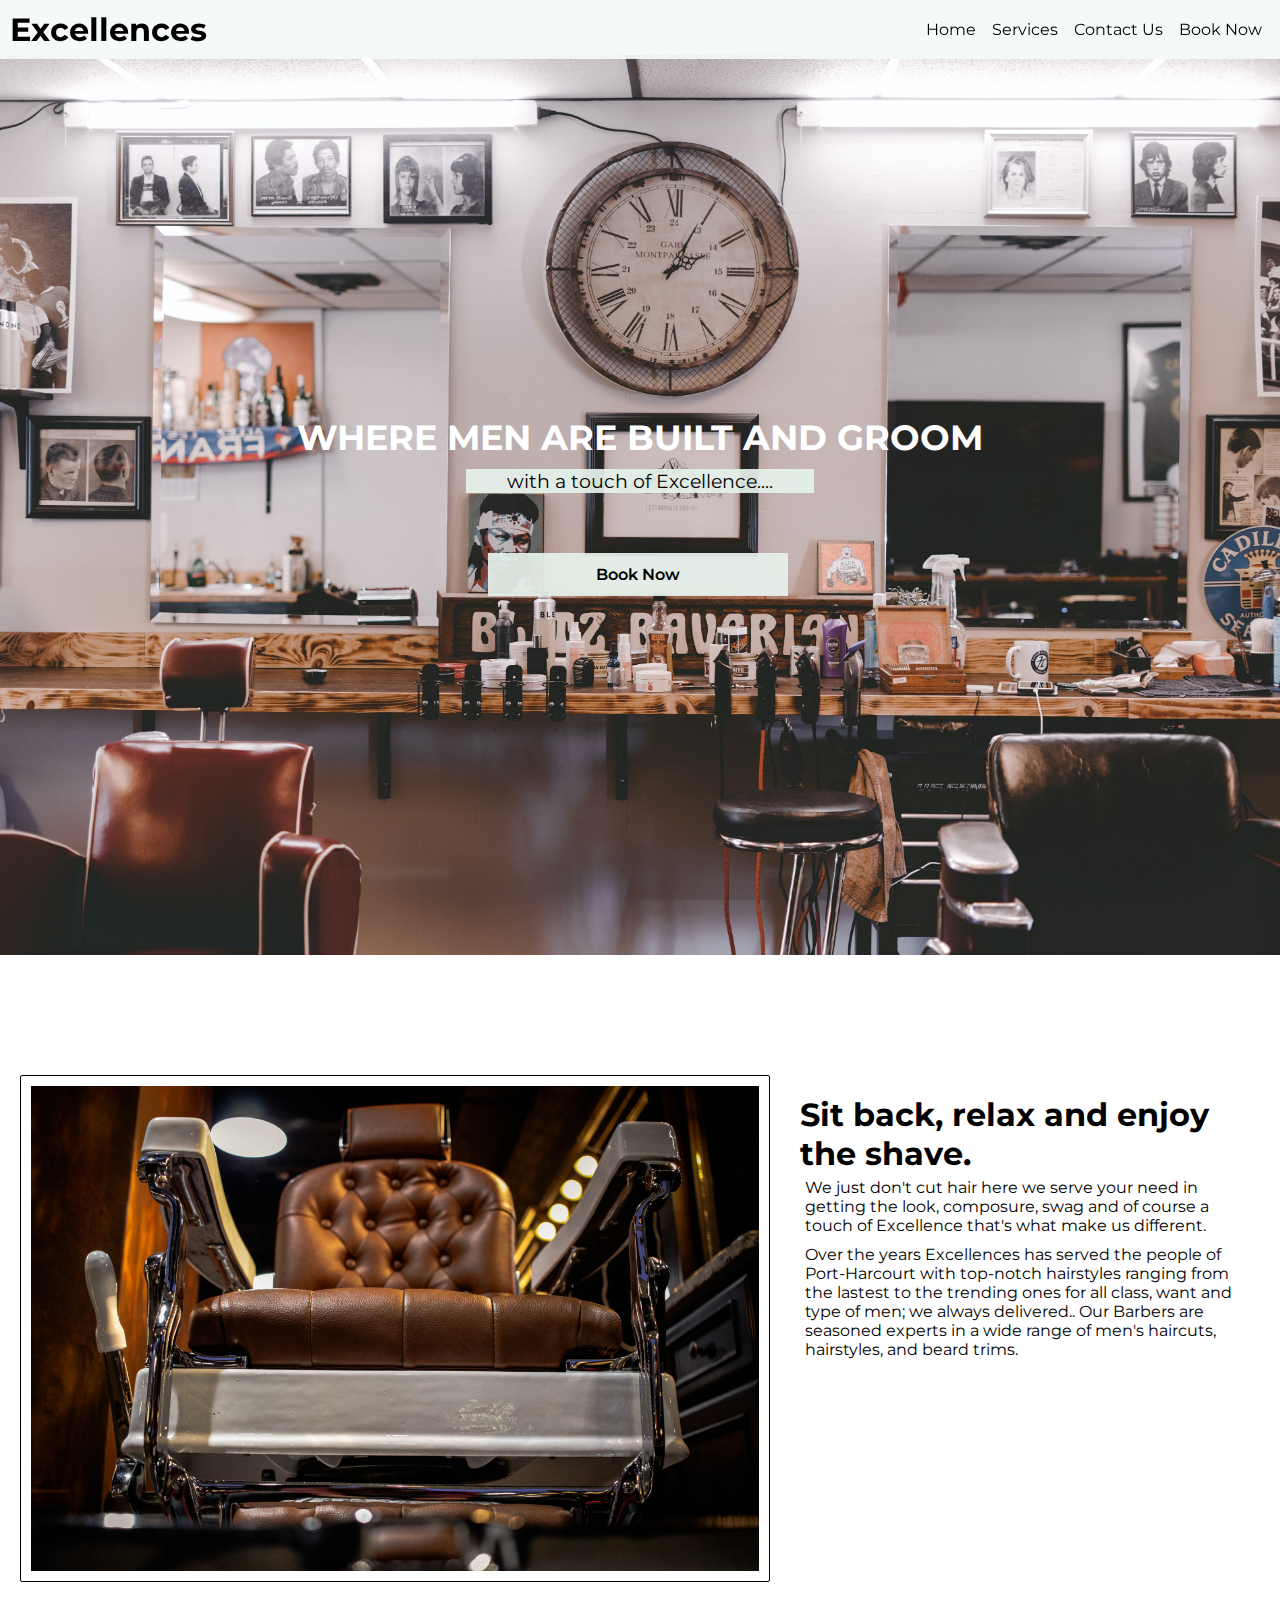
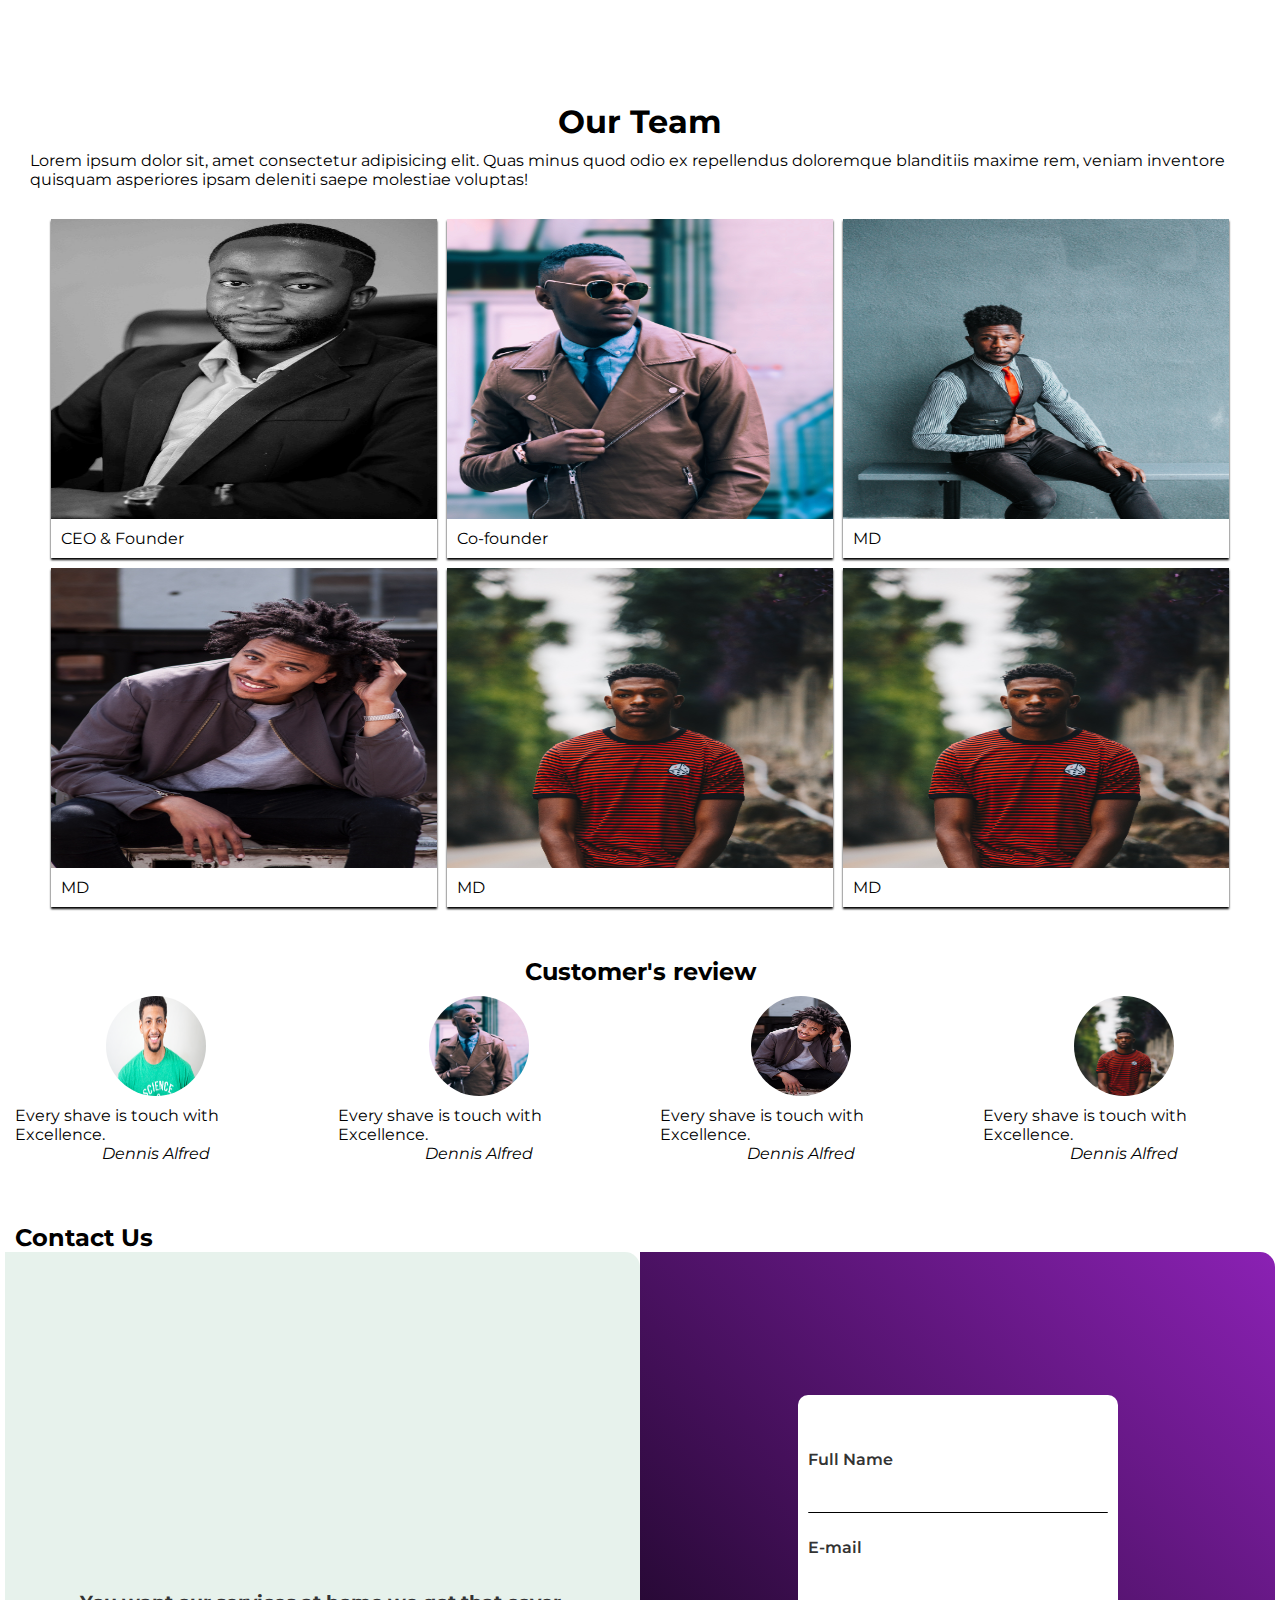
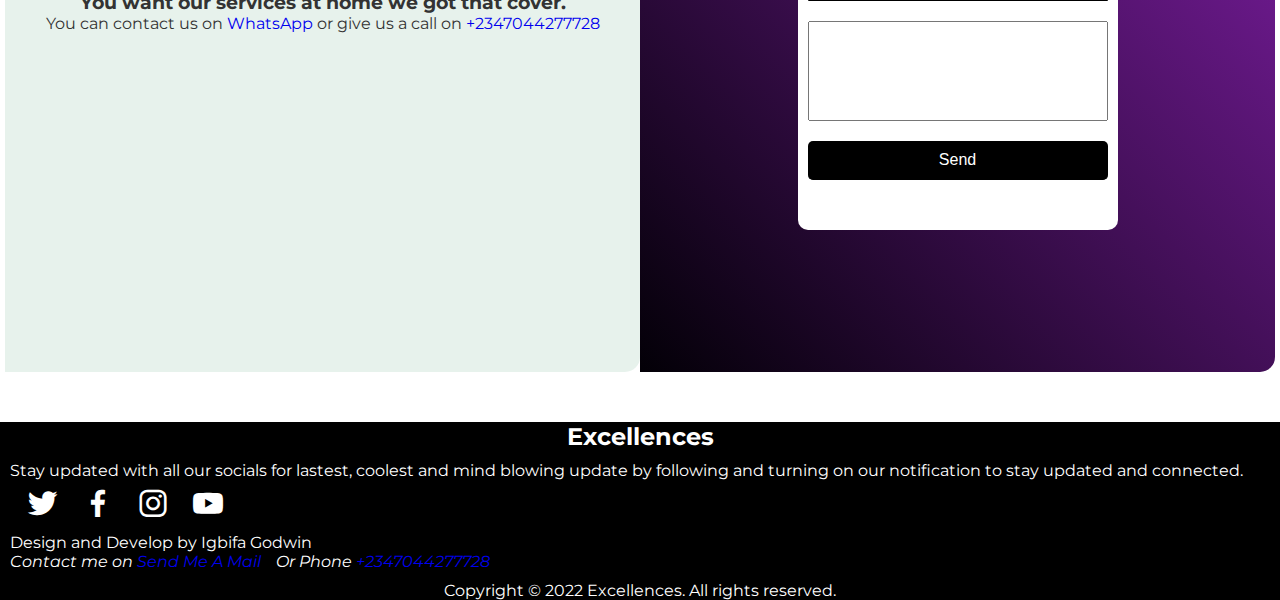
<file: index.html>
<!DOCTYPE html>
<html lang="en">
<head>
    <meta charset="UTF-8">
    <meta http-equiv="X-UA-Compatible" content="IE=edge">
    <meta name="viewport" content="width=device-width, initial-scale=1.0">
    <meta name="description" content="WHERE MEN ARE BUILT AND GROOM with a touch of Excellence....">

    <title>Excellences</title>
    <link rel="stylesheet" href="./CSS/index.css">
    <link href='https://unpkg.com/boxicons@2.1.2/css/boxicons.min.css' rel='stylesheet'>
</head>

<body>
    
    <!-- Header Section -->
    <header class="main-header">
        <h1>Excellences</h1>
         
        <nav id="nav">

            <div class="menulogo">
                <i class="logomenu bx bx-sm bx-border bx-menu"></i>
                <span class="logoexit bx bx-sm bx-border-circle bx-x"></span>
            </div>    
            
            <ul id="navlinks">
                <li><a href="#">home</a></li>
                <li><a href="service.html">services</a></li>
                <li><a href="#contact">contact us</a></li>
                <li><a href="booking.html">book now</a></li>
            </ul>
         </nav>
    </header>

    <!-- Main Section -->
    <main>
        <!-- Container Section -->
        <div class="container">
            <div class="container-text">
                <h1>WHERE MEN ARE BUILT AND GROOM</h1>
                <p>with a touch of Excellence....</p>    
            </div>

            <div class="container-links">
                <a href="booking.html" class="btnlink"><span>Book Now</span></a></p></button>
                <!-- <a href="#" class="btnlink"><span>Be a member</span></a></p></button> -->
            </div>
        </div>

        <!-- Excellences showcase -->
        <section id="about">
            <div class="showcase">
                <div class="showcase-image">
                    <img src="./Img/chris-knight.jpg" alt="">
                </div>

                <div class="showcase-about">
                    <h1>Sit back, relax and enjoy the shave.</h1>
                    <p>We just don't cut hair here we serve your need in getting the look, composure, swag and of course a touch of Excellence that's what make us different.</p>
                    <p>Over the years Excellences has served the people of Port-Harcourt with top-notch hairstyles ranging from the lastest to the trending ones for all class, want and type of men; we always delivered.. Our Barbers are seasoned experts in a wide range of men's haircuts, hairstyles, and beard trims.</p>
                </div>
            </div>
        </section>

        <!-- Team Section -->
        <section id="team">
            <h1>Our Team</h1>
            <div class="team-text">
                <p>Lorem ipsum dolor sit, amet consectetur adipisicing elit. Quas minus quod odio ex repellendus doloremque blanditiis maxime rem, veniam inventore quisquam asperiores ipsam deleniti saepe molestiae voluptas!</p>
            </div>
            <div class="team-container grid">
                <div class="team-member">
                    <img src="./Img/pexels-2.jpg" alt="">
                    <p>CEO & Founder</p>
                </div>

                <div class="team-member">
                    <img src="./Img/dami-adebayo-k6aQzmIbR1s-unsplash.jpg" alt="">
                    <p>Co-founder</p>
                </div>

                <div class="team-member">
                    <img src="./Img/tyler-nix-ZGa9d1a_4tA-unsplash.jpg" alt="">
                    <p>MD</p>
                </div>

                <div class="team-member">
                    <img src="./Img/huston-wilson-nJHvhXS4C0U-unsplash.jpg" alt="">
                    <p>MD</p>
                </div>

                
                <div class="team-member">
                    <img src="./Img/mohammad-faruque-SpIKPT8zeAs-unsplash.jpg" alt="">
                    <p>MD</p>
                </div>
                
                <div class="team-member">
                    <img src="./Img/mohammad-faruque-SpIKPT8zeAs-unsplash.jpg" alt="">
                    <p>MD</p>
                </div>
            </div>
        </section>
        
        <!-- Customer's Review Section -->
        <section id="customerId">
            <h1>Customer's review</h1>
            <div class="customers">
                <div class="customer">
                    <div class="customer-img">
                        <img src="/Img/pexels-review2.jpg" alt="">
                    </div> 
                    <div class="customer-review">
                        <p>Every shave is touch with Excellence.</p>
                        <cite>Dennis Alfred</cite>
                    </div>
                </div>

                <div class="customer">
                    <div class="customer-img">
                        <img src="/Img/dami-adebayo-k6aQzmIbR1s-unsplash.jpg" alt="">
                    </div>
                    <div class="customer-review">
                        <p>Every shave is touch with Excellence.</p>
                        <cite>Dennis Alfred</cite>
                    </div>
                </div>

                <div class="customer">
                    <div class="customer-img">
                        <img src="/Img/huston-wilson-nJHvhXS4C0U-unsplash.jpg" alt="">
                    </div>
                    <div class="customer-review">
                        <p>Every shave is touch with Excellence.</p>
                        <cite>Dennis Alfred</cite>
                    </div>
                </div>

                <div class="customer">
                    <div class="customer-img">
                        <img src="/Img/mohammad-faruque-SpIKPT8zeAs-unsplash.jpg" alt="">
                    </div>
                    <div class="customer-review">
                        <p>Every shave is touch with Excellence.</p>
                        <cite>Dennis Alfred</cite>
                    </div>
                </div>

            </div>
        </section>

        <!-- Contact Section -->
        <section id="contact">
            <h2>Contact Us</h2>
            
            <div class="contact-container grid">
                <div class="contact-text">
                    <h3>You want our services at home we got that cover.</h3>
                    <p>You can contact us on <a href="https://api.whatsapp.com/send?phone=07044277728&text=Hello this is the starting message" target="_blank">
                        WhatsApp</a> or give us a call on <a href="tel:+2347044277728" target="_blank">+2347044277728</a></p>
                </div>
                
                <div class="contact-form">
                    <form action="">
                        <div class="input-form">
                            <span>Full Name</span>
                            <input type="text" name="fullname" required>
                        </div>

                        <div class="input-form">
                            <span>E-mail</span>
                            <input type="email" name="email" required>
                        </div>

                        <div class="input-form">
                            <textarea name="text" required ></textarea>
                        </div>

                        <div class="input-form">
                            <input type="submit" value="Send">
                        </div>
                    </form>
                </div>
            </div>
        </section>
    </main>

    <footer>    
        <h2>Excellences</h2>
        <div class="footerDiv">
            <p>Stay updated with all our socials for lastest, coolest and mind blowing update by following and turning on our notification to stay updated and connected.</p>
           
            <div class="footer-socials">
                <a href="https://twitter.com" target="_blank"><i class="bx bxl-twitter bx-md iclass"></i></a>
                <a href="https://facebook.com"  target="_blank"><i class="bx bxl-facebook bx-md iclass"></i></a>
                <a href=""><i class="bx bxl-instagram bx-md iclass"></i></a>
                <a href=""><i class="bx bxl-youtube bx-md iclass"></i></a>
            </div>
    
            <div class="footer-me">
                <p>Design and Develop by Igbifa Godwin</p>
                
                <address>
                    <p>Contact me on <a href="mailto:godwinunini@gmail.com"> Send me a mail</a></p>
                    <p>Or Phone <a href="tel:+2347044277728">+2347044277728</a></p>
                </address>
            </div>
        </div>
        
        <div class="footer-copy">
            <p>Copyright &copy; 2022 Excellences. All rights reserved.</p>
        </div>
    </footer>

    <script src="./JS/app.js"></script>
</body>
</html>
</file>
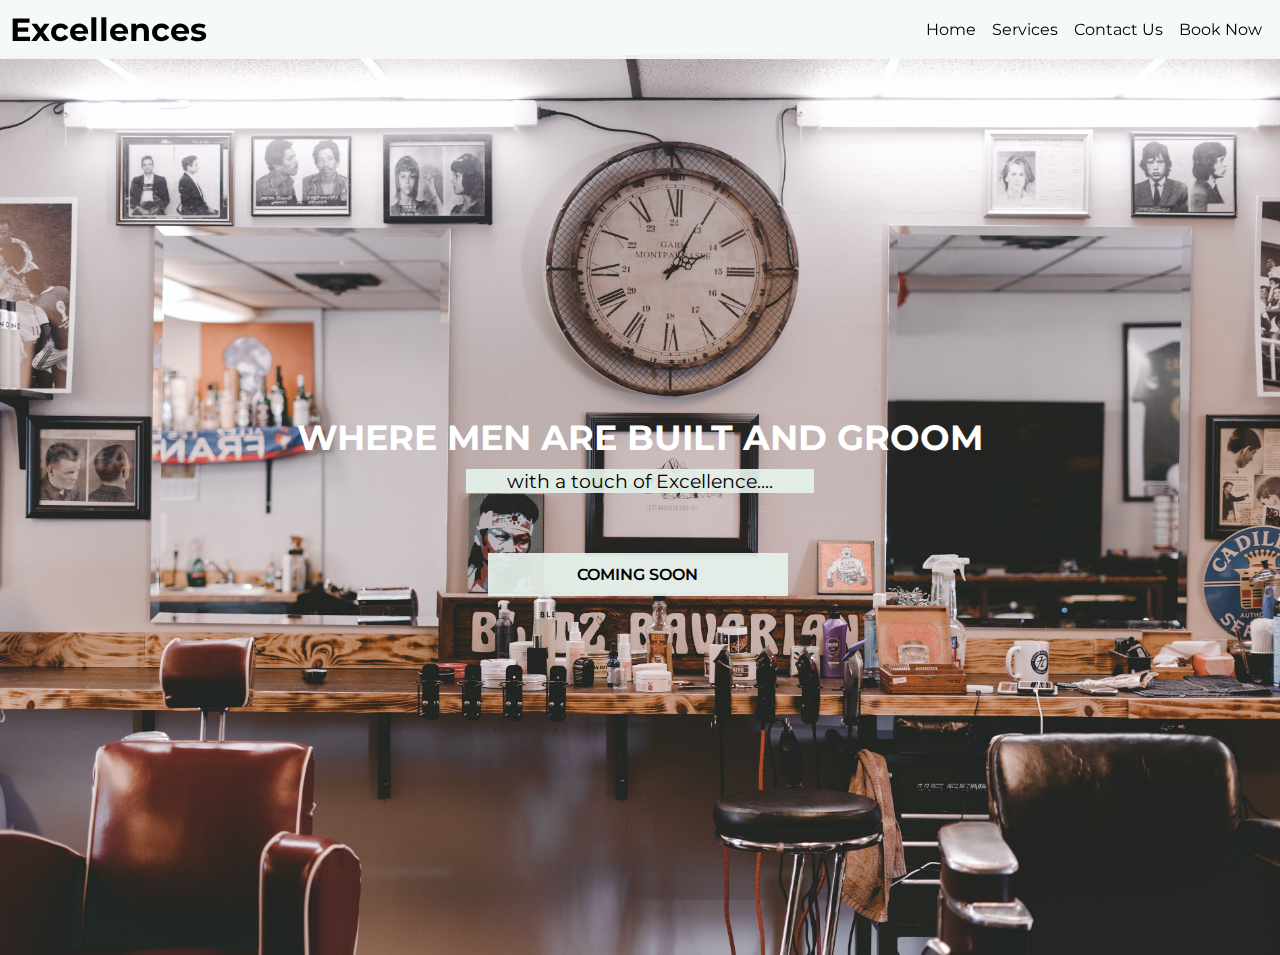
<file: booking.html>
<!DOCTYPE html>
<html lang="en">
<head>
    <meta charset="UTF-8">
    <meta http-equiv="X-UA-Compatible" content="IE=edge">
    <meta name="viewport" content="width=device-width, initial-scale=1.0">
    <title>Excellences - Book Now</title>

    
    <link rel="stylesheet" href="./CSS/booking.css">
    <link href='https://unpkg.com/boxicons@2.1.2/css/boxicons.min.css' rel='stylesheet'>
</head>
<body>
    
    <!-- Header Section -->
    <header class="main-header">
        <h1>Excellences</h1>
         <nav id="nav">

            <div class="menulogo">
                <i class="logomenu bx bx-sm bx-border bx-menu"></i>
                <i class="logoexit bx bx-sm bx-border-circle bx-x"></i>
            </div>    
            
            <ul id="navlinks">
                <li><a href="index.html">home</a></li>
                <li><a href="service.html">services</a></li>
                <li><a href="#contact">contact us</a></li>
                <li><a href="#">book now</a></li>
            </ul>
         </nav>
    </header>

    <main>
         <!-- Container Section -->
         <div class="container">
            <div class="container-text">
                <h1>WHERE MEN ARE BUILT AND GROOM</h1>
                <p>with a touch of Excellence....</p>    
            </div>

            <div class="container-links">
                <a href="#" class="btnlink"><span>COMING SOON</span></a></p></button>
                <!-- <a href="#" class="btnlink"><span>Register Now</span></a></p></button> -->
            </div>
        </div>
    </main>

    <script src="./JS/app.js"></script>
</body>
</html>
</file>
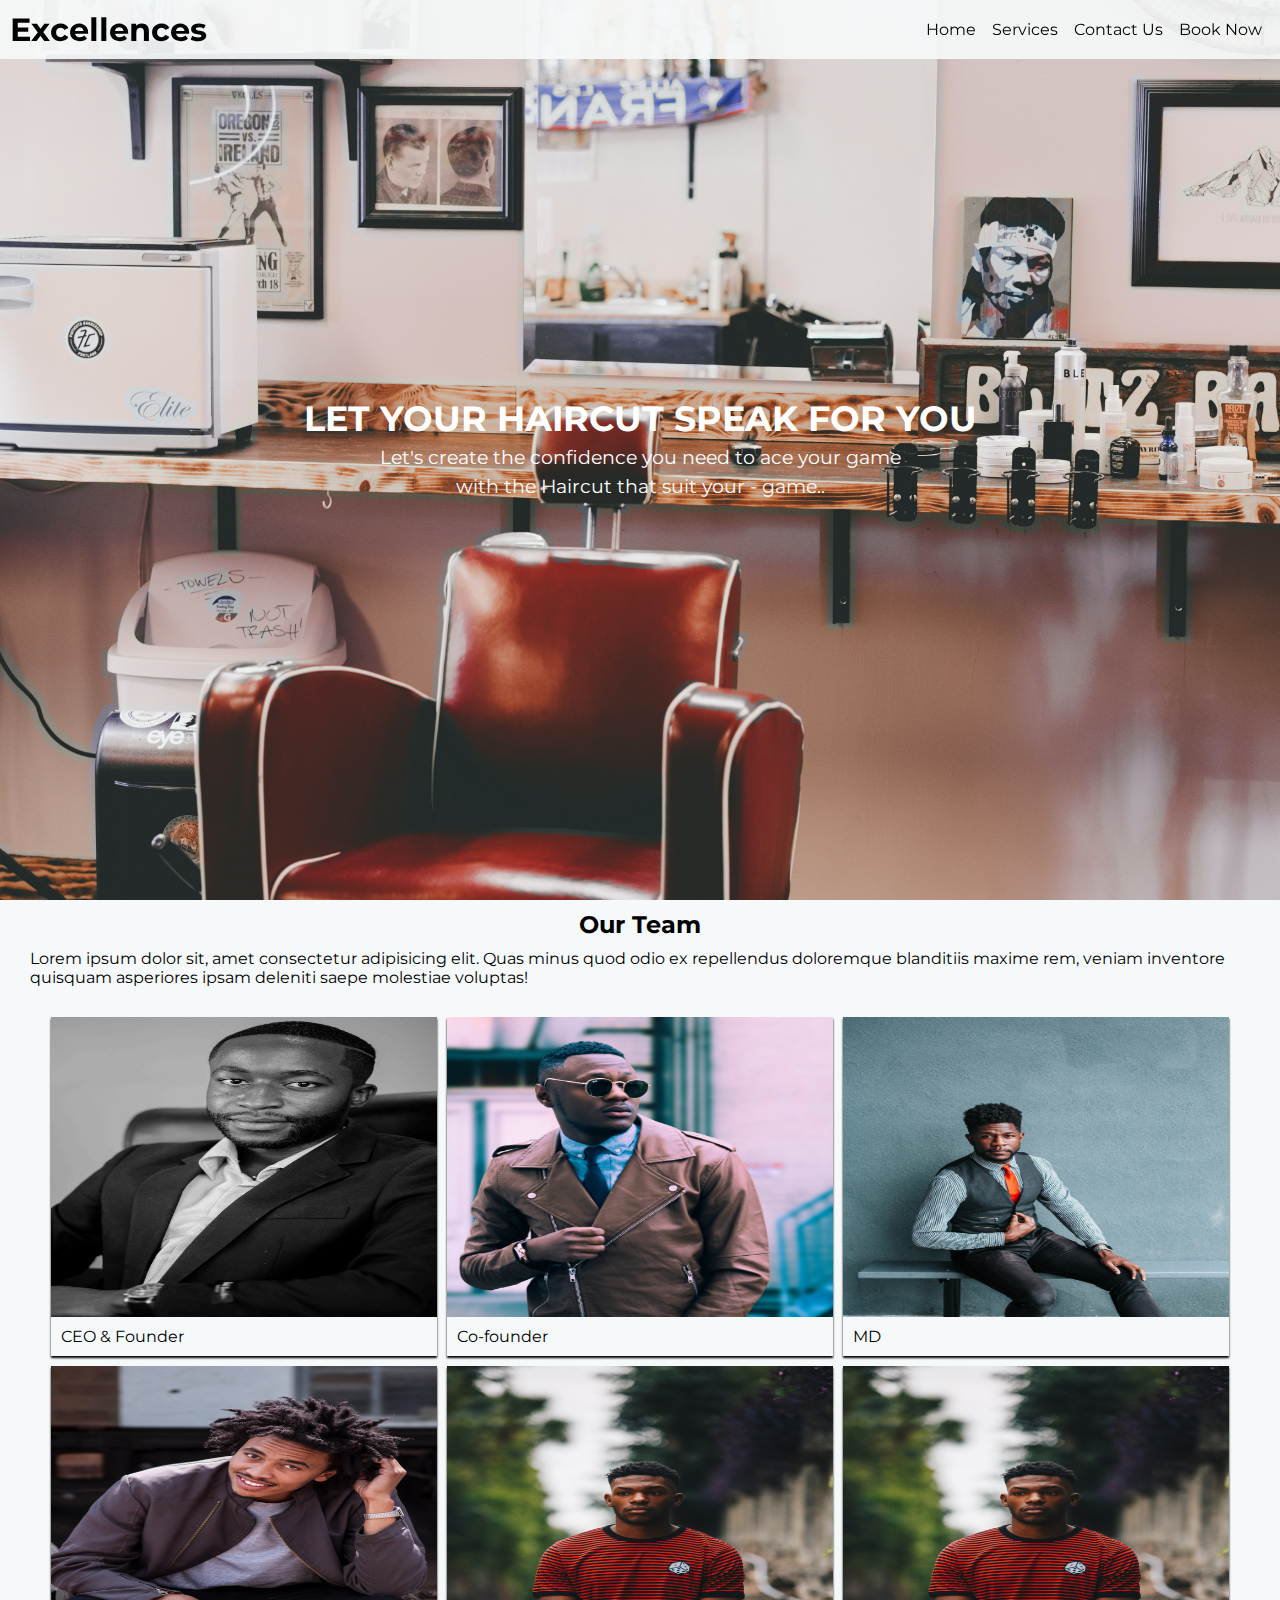
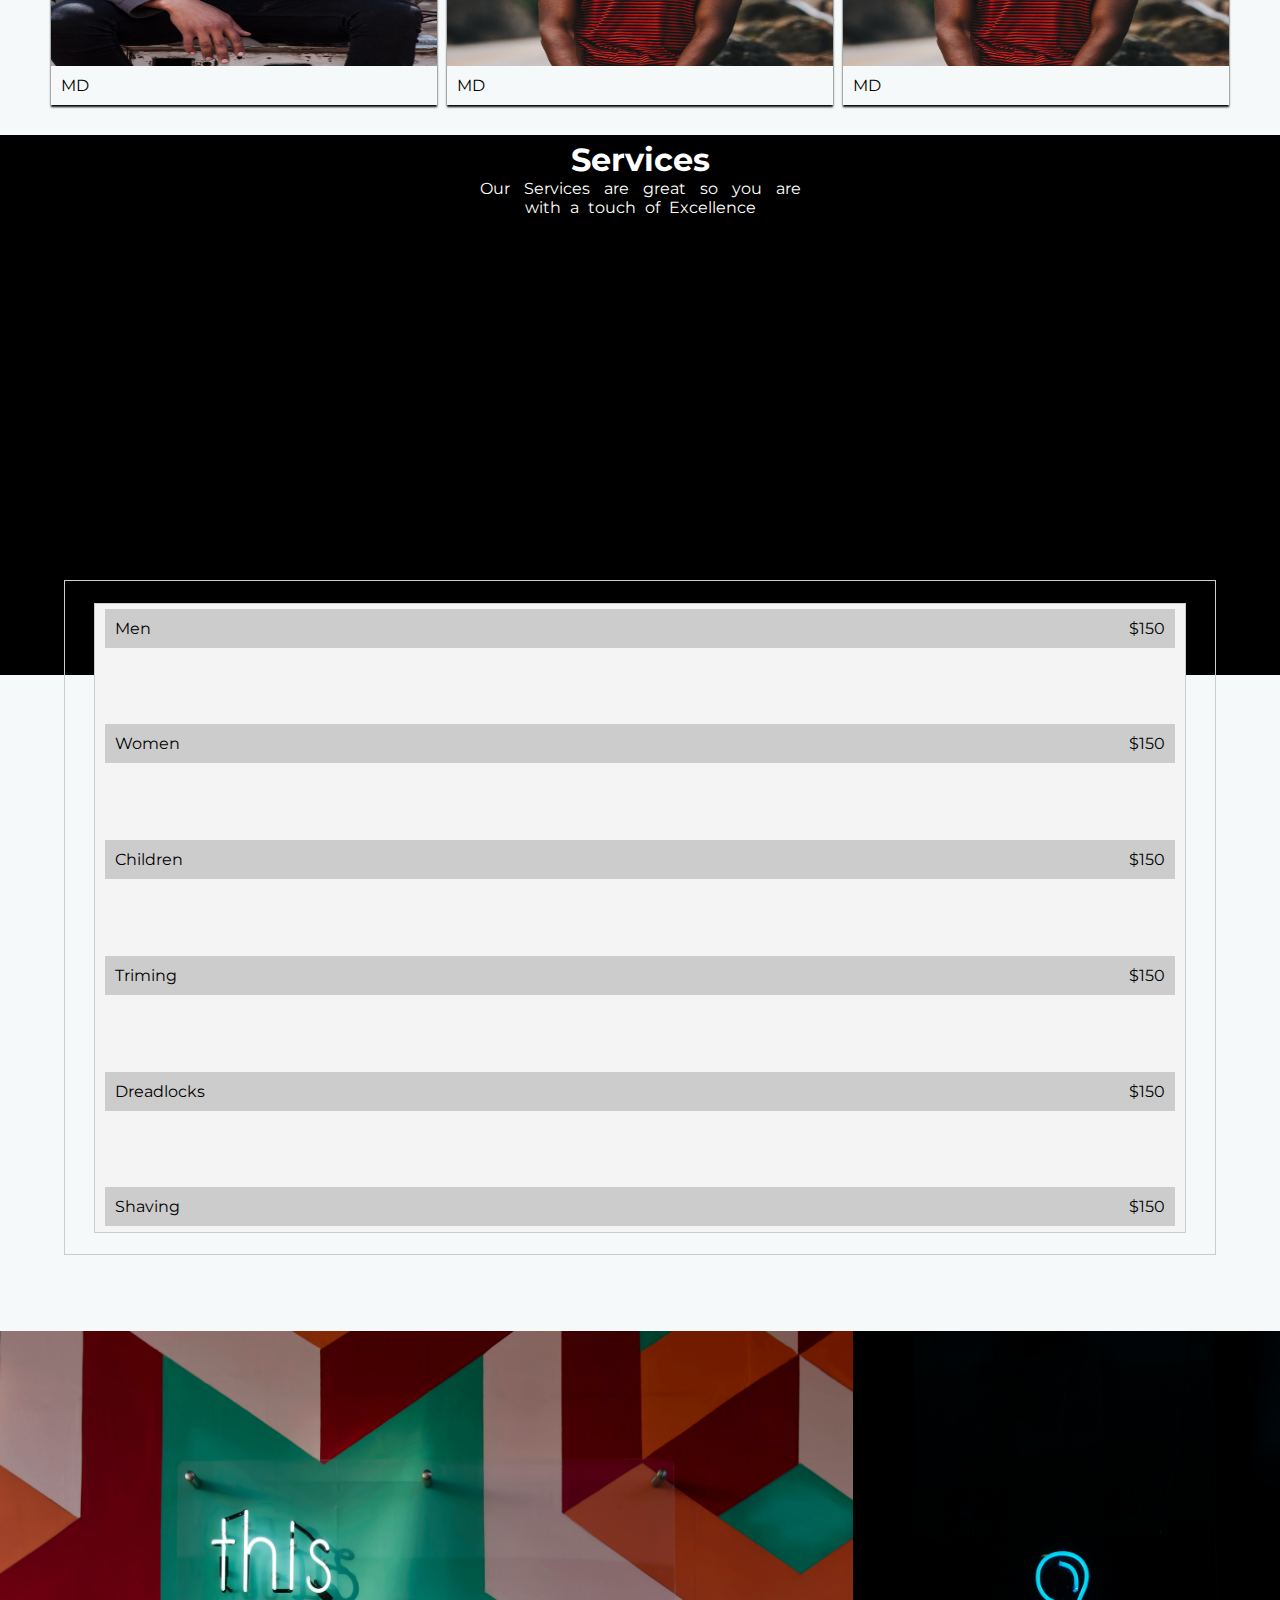
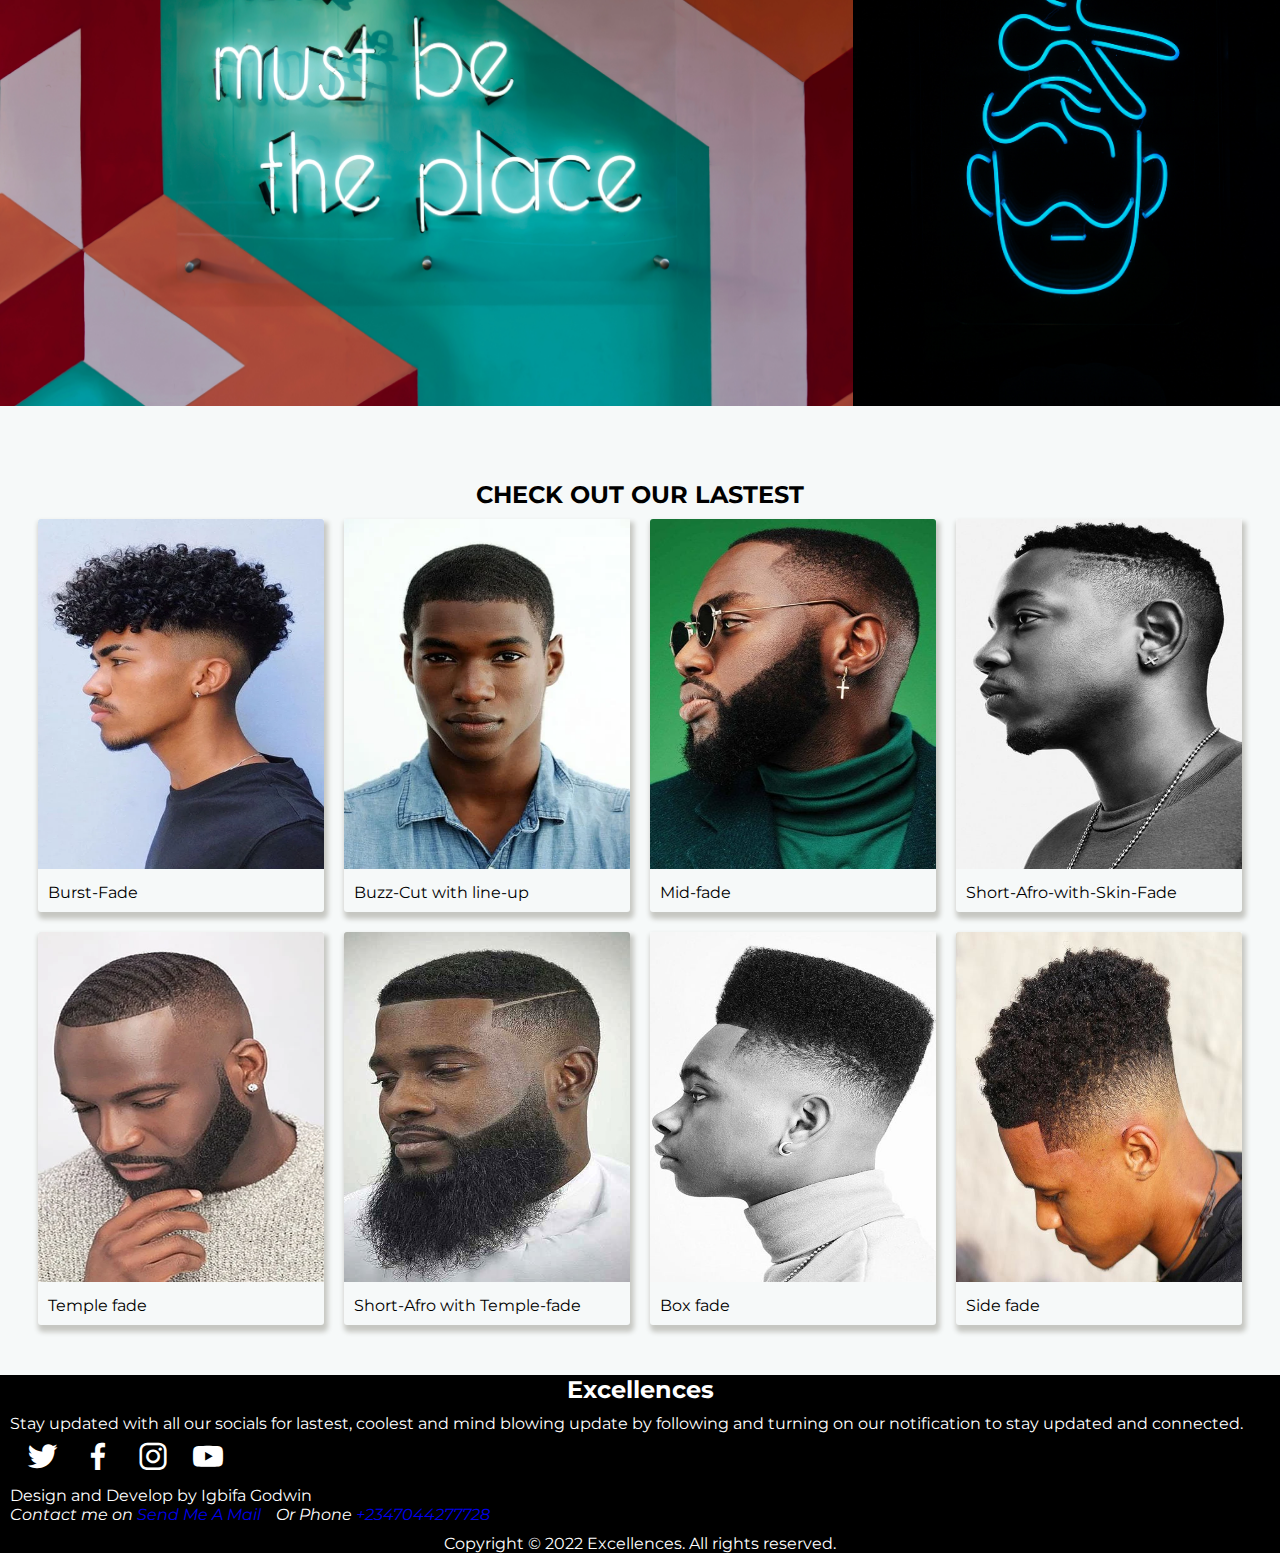
<file: service.html>
<!DOCTYPE html>
<html lang="en">
<head>
    <meta charset="UTF-8">
    <meta http-equiv="X-UA-Compatible" content="IE=edge">
    <meta name="viewport" content="width=device-width, initial-scale=1.0">
    <title>Excellences - Services</title>
    
    <link rel="stylesheet" href="./CSS/service.css">
    <link href='https://unpkg.com/boxicons@2.1.2/css/boxicons.min.css' rel='stylesheet'>
</head>
<body>
    
    <!-- Header Section -->
    <header class="main-header">
        <h1>Excellences</h1>
         <nav id="nav">

            <div class="menulogo">
                <i class="logomenu bx bx-menu bx-sm bx-border"></i>
                <span class="logoexit bx bx-x bx-sm bx-border-circle"></span>
            </div>    
            
            <ul id="navlinks">
                <li><a href="index.html">home</a></li>
                <li><a href="#">services</a></li>
                <li><a href="#contact">contact us</a></li>
                <li><a href="booking.html">book now</a></li>
            </ul>
         </nav>
    </header>

    <main>
        <!-- Container Section -->
        <div class="container">
            <div class="container-text">
                <h1>LET YOUR HAIRCUT SPEAK FOR YOU</h1>
                <p>Let's create the confidence you need to ace your game</p>
                <p>with the Haircut that suit your - game..</p>    
            </div>
        </div>

        <!-- Team Section -->
        <section id="team">
            <h2>Our Team</h2>
            <div class="team-text">
                <p>Lorem ipsum dolor sit, amet consectetur adipisicing elit. Quas minus quod odio ex repellendus doloremque blanditiis maxime rem, veniam inventore quisquam asperiores ipsam deleniti saepe molestiae voluptas!</p>
            </div>
            <div class="team-container grid">
                <div class="team-member">
                    <img src="./Img/pexels-2.jpg" alt="">
                    <p>CEO & Founder</p>
                </div>

                <div class="team-member">
                    <img src="./Img/dami-adebayo-k6aQzmIbR1s-unsplash.jpg" alt="">
                    <p>Co-founder</p>
                </div>

                <div class="team-member">
                    <img src="./Img/tyler-nix-ZGa9d1a_4tA-unsplash.jpg" alt="">
                    <p>MD</p>
                </div>

                <div class="team-member">
                    <img src="./Img/huston-wilson-nJHvhXS4C0U-unsplash.jpg" alt="">
                    <p>MD</p>
                </div>

                
                <div class="team-member">
                    <img src="./Img/mohammad-faruque-SpIKPT8zeAs-unsplash.jpg" alt="">
                    <p>MD</p>
                </div>
                
                <div class="team-member">
                    <img src="./Img/mohammad-faruque-SpIKPT8zeAs-unsplash.jpg" alt="">
                    <p>MD</p>
                </div>
            </div>
        </section>

        <!-- Services Section -->
        <section id="services">
            <div class="services-text">
                <h2>Services</h2>
                <p>Our Services are great so you are</p>
                <p>with a touch of Excellence</p>
            </div>
            <div class="services-form">
                <div class="services-prices">
                    <div class="price-tag">
                        <p>Men</p>
                        <p>$150</p>
                    </div>
                    <div class="price-tag">
                        <p>Women</p>
                        <p>$150</p>
                    </div>
                    <div class="price-tag">
                        <p>Children</p>
                        <p>$150</p>
                    </div>
                    <div class="price-tag">
                        <p>Triming</p>
                        <p>$150</p>
                    </div>
                    <div class="price-tag">
                        <p>Dreadlocks</p>
                        <p>$150</p>
                    </div>
                    <div class="price-tag">
                        <p>Shaving </p>
                        <p>$150</p>
                    </div>
                </div>
            </div>           
        </section>

        <!-- Images Section -->
        <section id="images">
            <div class="img-grid">
                <div class="images-div">
                    <img src="./Img/book3.jpg" alt="">
                </div>
                <div class="images-div">
                    <img src="./Img/book2.jpg" alt="">
                </div>
            </div>
        </section>

        <!-- Hair Styles Section -->
        <section id="hairstyles">
            <h2>CHECK OUT OUR LASTEST</h2>
            <div class="haircut-image grid">
                <div class="haircut">
                    <img src="./Img/Burst-Fade-black-men.webp" alt="">
                    <p class="haircut-text">Burst-Fade</p>
                </div>
                
                <div class="haircut">
                    <img src="./Img/Buzz-Cut-with-Line-Up-black-men (1).webp" alt="">
                    <p class="haircut-text">Buzz-Cut with line-up</p>
                </div>

                <div class="haircut">
                    <img src="./Img/Buzz-Cut-with-Mid-Fade-black-men.jpg" alt="">
                    <p class="haircut-text">Mid-fade</p>
                </div>

                <div class="haircut">
                    <img src="./Img/Short-Afro-with-Skin-Fade.jpg" alt="">
                    <p class="haircut-text">Short-Afro-with-Skin-Fade</p>
                </div>

                <div class="haircut">
                    <img src="./Img/Temple-Fade-with-Waves.webp" alt="">
                    <p class="haircut-text">Temple fade</p>
                </div>

                <div class="haircut">
                    <img src="./Img/Short-Afro-with-Line-Up-with-Temple-fade.jpg" alt="">
                    <p class="haircut-text">Short-Afro with Temple-fade</p>
                </div>

                <div class="haircut">
                    <img src="./Img/Box-Fade.jpg" alt="">
                    <p class="haircut-text">Box fade</p>
                </div>

                <div class="haircut">
                    <img src="./Img/fade.jpg" alt="">
                    <p class="haircut-text">Side fade</p>
                </div>
            </div>
        </section>
            
    </main>

    <footer>    
        <h2>Excellences</h2>
        <div class="footerDiv">
            <p>Stay updated with all our socials for lastest, coolest and mind blowing update by following and turning on our notification to stay updated and connected.</p>
           
            <div class="footer-socials">
                <a href="https://twitter.com" target="_blank"><i class="bx bxl-twitter bx-md iclass"></i></a>
                <a href="https://facebook.com"  target="_blank"><i class="bx bxl-facebook bx-md iclass"></i></a>
                <a href=""><i class="bx bxl-instagram bx-md iclass"></i></a>
                <a href=""><i class="bx bxl-youtube bx-md iclass"></i></a>
            </div>
    
            <div class="footer-me">
                <p>Design and Develop by Igbifa Godwin</p>
                
                <address>
                    <p>Contact me on <a href="mailto:godwinunini@gmail.com"> Send me a mail</a></p>
                    <p>Or Phone <a href="tel:+2347044277728">+2347044277728</a></p>
                </address>
            </div>
        </div>
        
        <div class="footer-copy">
            <p>Copyright &copy; 2022 Excellences. All rights reserved.</p>
        </div>
    </footer>

    <script src="./JS/app.js"></script>
</body>
</html>
</file>
<file: CSS/index.css>
@import url('https://fonts.googleapis.com/css2?family=Fredoka&family=Lato&family=Montserrat&display=swap');


* {
    padding: 0;
    margin: 0;
    box-sizing: border-box;
}

:root {
    --ligth-text: #fff;
    --dark-text: #333;
}

a {
    text-decoration: none;
    text-transform: capitalize;
}

.grid {
    display: grid;
    justify-content: center;
}

body {
    font-family: "montserrat", sans-serif;
    font-weight: 400;
    font-size: 1em;
    background-color: #fff;
}

/* Header Section */
.main-header {  
    background-color: #f5f8f8ec;
    position: fixed;
    top: 0;
    left: 0;
    right: 0;
    display: flex;
    justify-content: space-between;
    padding: 10px;
    align-items: center;
}

.menulogo {
    display: none;
}

nav ul {
    display: flex;
    justify-content: space-between;
}

nav ul li {
    list-style: none;
    margin: 0 5px;
}

nav ul li a:hover {
    border: solid 1.5px #000;
    border-radius: 5px;
    transform: scale(1.5);
}

nav ul li a {
    padding: 3px;
    color: #000;
}
/* End of Header Section */

/* Container Section */
.container {
    background-image: url('../Img/pexels-3.jpg');
    background-position: center;
    background-attachment: scroll;
    background-size: cover;
    object-fit: cover;
    background-repeat: no-repeat;
    width: 100%;
    height: 100vh;
    margin-top: 55px;
    display: flex;
    justify-content: center;
    flex-direction: column;
    align-items: center;
    color: #2c2c29fd;
}

.container-text h1 {
    text-align: center;
    color: #ffffff;
    padding: 0 5px;
    font-size: 2.2em;
    margin: 2px auto;
}

.container-text p {
    margin: 10px auto;
    background-color: #e5f1eaec;
    color: #000;
    text-align: center;
    font-size: 1.2em;
    width: 50%;
}

.container-links {
    margin-top: 50px;
    display: flex;
    justify-content: space-between;
    gap: 5px;
}

.btnlink {
    background-color: #e5f1eaec;
    color: #000;
    padding: 12px 25px;
    width: 300px;
    max-width: 300px;
    text-align: center;
    font-size: bold;
}

.btnlink span {
    font-weight: 600;
}

.btnlink:hover {
    background-color: #4fb391;
    color: #000;
    padding: 12px 25px;
    width: 300px;
    max-width: 300px;
    text-align: center;
}

/* End of Container Section */

/* About Section */
#about {
    margin: 100px 0;
}


/* Showcase */
.showcase {
    background-color: #fff;
    display: flex;
    padding: 20px;
    gap: 10px;
}
.showcase-image {
    width: 100%;
    display: flex;
    justify-content: center;
}

.showcase-image img {
    border: 1px solid #000;
    max-width: 750px;
    height: auto;
    border-radius: 2px;
    padding: 10px;
}

.showcase-about {
    margin: 20px;
    /* margin-bottom: 10px; */
}

.showcase-about p {
    padding:  5px;
}

/* Team Section */
#team {
    margin: 10px 0;
}
#team h1 {
    text-align: center;
    margin: 10px;
}

.team-text {
    margin: 10px;
}

.team-text p {
    padding: 0 20px;
}

.team-container {
    margin: 30px 4vw;
    grid-template-columns: repeat(3,1fr);
    gap: 10px;
}

.team-member {
    display: flex;
    justify-self: center;
    flex-direction: column;
    box-shadow: 0 2px 2px 0 #000;
    width: 100%;
}

.team-member p {
    padding: 10px;
}

.team-member img {
    width: 100%;
    height: 300px;
}
/* End of Team Section */

/* Customer Section */
#customerId {
    margin: 50px 0;
}

#customerId h1 {
    font-size: 1.5em;
    text-align: center;
}

.customers {
    margin: 10px 0;
    display: flex;
    justify-content: center;
    align-items: center;
    gap: 10px;
}

.customer img {
    width: 100px;
    height: 100px;
    border-radius: 50%;
}

.customer-img {
    display: flex;
    justify-content: center;
    align-items: center;
}

.customer-review {
    padding: 10px 15px;
    display: flex;
    justify-self: center;
    align-items: center;
    flex-direction: column;
}

/* Container Section */
#contact {
    margin: 20px 0;
}

#contact h2 {
    padding-left: 15px;
    font-size: 1.5em;
}

.contact-container {
    padding: 5px;
    color: var(--dark-text);
    height: 80vh;
    width: 100%;
    grid-template-columns: repeat(2, 1fr);
    justify-items: center;
    align-content: center;
    align-items: center;
}

.contact-text,
.contact-form {
    border-radius: 0 15px 15px 0;
}

.contact-text {
    background-color: #e5f1eaec;
    display: flex;
    flex-direction: column;
    height: 80vh;
    width: 100%;
    max-width: 100%;
    justify-content: center;
    align-items: center;
    padding: 0 20px;
}

.contact-form {
    background-image: linear-gradient(45deg, #030007, rgb(139, 33, 180));
    display: flex;
    height: 80vh;
    width: 100%;
    /* max-width: 100%; */
    justify-content: center;
    align-items: center;
}

.contact-form form {
    width: 320px;
    /* max-width: 100%; */
    background-color: #fff;
    border-radius: 10px;
    padding: 40px 20px;
    display: flex;
    justify-content: center;
    align-items: center;
    flex-direction: column;
}

form .input-form {
    display: flex;
    justify-content: center;
    flex-direction: column;
    padding: 5px 10px;
}

.input-form span {
    margin: 5px 0;
    font-weight: 600;
}

.input-form input {
    border: none;
    outline: none;
    border-bottom: 1.5px solid #000;
    border-radius: 1px;
    padding: 10px;
    width: 300px;
    font-size: 1em;
}

.input-form [type="submit"] {
    border-radius: 5px;
    background-color: #000;
    color: #fff;
    padding: 10px;
    width: 300px;
}

.input-form [type="submit"]:hover {
    transform: scale(.98)
}

.input-form textarea {
    outline: none;
    padding: 10px;
    width: 300px;
    height: 100px;
    font-size: 1.1em;
    resize: none;
}

.input-form textarea:focus {
    border: 1.5px solid rgb(31, 31, 53);
}
/* Footer */
footer {
    margin-top: 50px;
    background-color: #000;
    color: #fff;
}

footer h2 {
    text-align: center;
}

footer .footerDiv {
    padding: 10px;
}

.footerDiv .footer-socials {
    margin-top: 5px;
}

.footer-socials i{
    margin-left: 15px;
}

.footer-socials a {
    color: #fff;
}

.footer-socials .iclass:hover {
    /* color: #00f; */
    cursor:pointer;
    transform: scale(1.25);
    transition: .4s ease-out;
}

.footer-socials a:hover {
    color: #00f;
}

.footer-socials  a:nth-of-type(2):hover {
    color: rgb(9, 102, 179);
}
.footer-socials a:nth-of-type(3):hover {
    color: #db8bb3;
}

.footer-socials a:nth-of-type(4):hover {
    color: #ff0000;
}

.footerDiv .footer-me {
    margin-top: 10px;
}

address {
    display:flex;
}

address p {
    margin-right: 15px;
}
.footer-copy p {
    text-align: center;
}
/* End of Footer Section */

/* Media Query  for Tablets*/
@media screen and (max-width:768px){

    /* Header Section */
    .menulogo {
        display: block;
        cursor: pointer;
    }
    
    .menulogo .logomenu.active {
        display: none;
    }
    
    .menulogo .logoexit {
        display: none;
    }

    .menulogo .logoexit.active {
        display: block;
    }

    nav ul {
        background-color: #f5f8f8ec;
        display: none;
        position: fixed;
        top: 57px;
        left: 0%;
        right: 0%;
        height: auto;
        text-align: right;
        padding: 10px 0;
    }

    nav ul li {
        margin: 5px 10px;
    }

    nav ul li a:hover {
        border: none;
        border-radius: 0;
        border-bottom: solid 1.5px #000;
    }

    #navlinks.active {
        display: block;
    }

    /* Container Section */
    .container-text h1 {
        width: 100%;
        font-size: 2em;
    }
    .container-text p {
        font-size: 1em;
        max-width: 100%;
    }

    .container-links {
        flex-direction: column;
    }   
 
    .team-container {
        grid-template-columns: repeat(1,1fr);
    }

    /* Customer's review */
    .customers {
        margin: 10px 0;
        display: flex;
        justify-content: center;
        align-items: center;
        flex-direction: column;
        gap: 10px;
    }
    /* Contact Section */
    .contact-container {
        padding: 5px;
        color: var(--dark-text);
        height: auto;
        width: 100%;
        grid-template-columns: repeat(1, 1fr);
        justify-items: center;
        align-content: center;
        align-items: center;
    }

}

@media screen and (min-height: 400px){
    form .input-form {
        display: flex;
        justify-content: center;
        flex-direction: column;
        padding: 10px 2px;
    } 
}

@media (max-width: 970px) {
    .showcase {
        display: flex;
        flex-direction: column;
    }

    .showcase-image {
        width: 100%;
    }
    .showcase-image img {
        width: 100%;
    }
}
</file>
<file: CSS/booking.css>
@import url('https://fonts.googleapis.com/css2?family=Fredoka&family=Lato&family=Montserrat&display=swap');

* {
    margin: 0;
    padding: 0;
    box-sizing: border-box;
}


:root {
    --ligth-text: #fff;
    --dark-text: #333;
}

a {
    text-decoration: none;
    text-transform: capitalize;
}

.grid {
    display: grid;
    justify-content: center;
}

body {
    font-family: "montserrat", sans-serif;
    font-weight: 400;
    font-size: 1em;
    background-color: #f5f8f8ec;
}

/* Header Section */
.main-header {
    background-color: #f5f8f8ec;
    position: fixed;
    top: 0;
    left: 0;
    right: 0;
    display: flex;
    justify-content: space-between;
    padding: 10px;
    align-items: center;
}

.menulogo {
    display: none;
}

nav ul {
    display: flex;
    justify-content: space-between;
}

nav ul li {
    list-style: none;
    margin: 0 5px;
}


nav ul li a:hover {
    border: solid 1.5px #000;
    border-radius: 5px;
    transform: scale(1.5);
}

nav ul li a {
    padding: 3px;
    color: #000;
}

/* Container Section */
.container {
    background-image: url('../Img/pexels-3.jpg');
    background-position: center;
    background-attachment: scroll;
    background-size: cover;
    object-fit: cover;
    background-repeat: no-repeat;
    max-width: 100%;
    height: 100vh;
    margin-top: 55px;
    display: flex;
    justify-content: center;
    flex-direction: column;
    align-items: center;
    color: #2c2c29fd;
}

.container-text h1 {
    text-align: center;
    color: #ffffff;
    padding: 0 5px;
    font-size: 2.2em;
    margin: 2px auto;
}

.container-text p {
    margin: 10px auto;
    background-color: #e5f1eaec;
    color: #000;
    text-align: center;
    font-size: 1.2em;
    width: 50%;
}

.container-links {
    margin-top: 50px;
    display: flex;
    justify-content: space-between;
    gap: 5px;
    font-weight: 600;
}

.btnlink {
    background-color: #e5f1eaec;
    color: #000;
    padding: 12px 25px;
    width: 300px;
    max-width: 300px;
    text-align: center;
}

.btnlink:hover {
    background-color: #4fb391;
    color: #000;
    padding: 12px 25px;
    width: 300px;
    max-width: 300px;
    text-align: center;
}

    
/* Media Query  for Tablets*/
@media screen and (max-width:768px) {
    
    /* Header Section */
    .menulogo {
        display: flex;
        cursor: pointer;
    }

    .menulogo .logomenu.active {
        display: none;
    }

    .menulogo .logoexit {
        display: none;
    }

    .menulogo .logoexit.active {
        display: block;
    }

    nav ul {
        background-color: #f5f8f8ec;
        display: none;
        position: fixed;
        top: 57px;
        left: 0%;
        right: 0%;
        width: 100%;
        height: auto;
        text-align: right;
        padding: 10px 0;
    }

    nav ul li {
        margin: 5px 10px;
    }

    nav ul li a:hover {
        border: none;
        border-radius: 0;
        border-bottom: solid 1.5px #000;
    }

    #navlinks.active {
        display: block;
    }

    /* Container Section */
    .container-text h1 {
        max-width: 100%;
        font-size: 2em;
    }
    .container-text p {
        font-size: 1em;
        max-width: 100%;
    }

    .container-links {
        flex-direction: column;
    }

}
</file>
<file: CSS/service.css>
@import url('https://fonts.googleapis.com/css2?family=Fredoka&family=Lato&family=Montserrat&display=swap');


* {
    padding: 0;
    margin: 0;
    box-sizing: border-box;
}

:root {
    --ligth-text: #fff;
    --dark-text: #333;
}

a {
    text-decoration: none;
    text-transform: capitalize;
}

.grid {
    display: grid;
    justify-content: center;
}

body {
    font-family: "montserrat", sans-serif;
    font-weight: 400;
    font-size: 1em;
    background-color: #f5f8f8ec;
}

/* Header Section */
.main-header {
    background-color: #f5f8f8ec;
    position: fixed;
    top: 0;
    left: 0;
    right: 0;
    display: flex;
    justify-content: space-between;
    padding: 10px;
    align-items: center;
    color: #000;
    z-index: 5;
}

.menulogo {
    display: none;
}

nav ul {
    display: flex;
    justify-content: space-between;
}

nav ul li {
    list-style: none;
    margin: 0 5px;
}


nav ul li a:hover {
    border: solid 1.5px #000;
    border-radius: 5px;
    transform: scale(1.5);
}

nav ul li a {
    padding: 3px;
    color: #000;
}
/* End of Header Section */

/* Container Section */
.container {
    background-image: url('../Img/pexels-4.jpg');
    background-position: center;
    background-attachment: scroll;
    background-size: cover;
    object-fit: cover;
    background-repeat: no-repeat;
    max-width: 100%;
    height: 100vh;
    /* margin-top: 50px; */
    display: flex;
    justify-content: center;
    flex-direction: column;
    align-items: center;
    color: #2c2c29fd;
    /* filter:blur(.1); */
}

.container-text h1 {
    text-align: center;
    color: #ffffff;
    font-size: 2.2em;
    padding: 0 5px;
}

.container-text p {
    /* padding: 0 5px; */
    margin: 5px auto;
    color: #fff;
    /* color: #000; */
    text-align: center;
    font-size: 1.2em;
}

/* Service Section */
#services {
    margin-top: 30px;
}

.services-text {
    color: #fff;
    text-align: center;
    background-color: #000;
    /* background-image: url("../Img/pexels-3.jpg"); */
    /* background-repeat: no-repeat; */
    /* background-size: contain; */
    padding: 5px 0;
    height: 60vh;
}

.services-text h2 {
    font-size: 2em;
}
.services-text p {
    font-size: 1em;
    word-spacing: 5px;
}
.services-text p:nth-child(2) {
    word-spacing: 10px;
}

.services-form {
    margin: -95px auto;
    /* background-color: #f5f8f8ec; */
    border: 1px solid #ccc;
    height: 75vh;
    width: 90%;
    display: flex;
    /* justify-content: center; */
    align-items: center
}

.services-prices {
    margin: 15px auto;
    border: 1px solid #ccc;
    display: flex;
    flex-direction: column;
    justify-content: space-between;
    height: 70vh;
    width: 95%;
    background-color: #f4f4f4;
}

.price-tag {
    margin: 5px 10px;
    background-color: #ccc;
    color: #000;
    padding: 10px;
    display: flex;
    justify-content: space-between;
}
/* End of Container Section */

/* Team Section */
#team {
    margin: 10px 0;
}
#team h2 {
    text-align: center;
    margin: 10px;
}

.team-text {
    margin: 10px;
}

.team-text p {
    padding: 0 20px;
}

.team-container {
    margin: 30px 4vw;
    grid-template-columns: repeat(3,1fr);
    gap: 10px;
}

.team-member {
    display: flex;
    justify-self: center;
    flex-direction: column;
    box-shadow: 0 2px 2px 0 #000;
    width: 100%;
}

.team-member p {
    padding: 10px;
}

.team-member img {
    width: 100%;
    height: 300px;
}
/* End of Team Section */

/* Image Section */
#images {
    margin-top: 150px;
}

.img-grid {
    margin: 0 auto;
    display: grid;
    grid-template-columns: repeat(3, 1fr);
    justify-content: center;
    align-items: center;
    height: 80vh;
}

.images-div img {
    width: 100%;
    height: 75vh;
    object-fit: fill;
    object-position: center;
}

.images-div:nth-child(1) {
    object-fit: cover;
    grid-column: 1/3;
}
/* End of Images Section */

/* Hairstyles Section */
#hairstyles {
    margin: 50px 3vw;
}

#hairstyles h2 {
    margin: 10px 0;
    text-align: center;
}

.haircut-image {
    grid-template-columns: repeat(4, 1fr);
    gap: 20px;
}

.haircut {
    margin: 0 auto;
    width: 100%;
    box-shadow: 2px 5px 5px 2px #c6c7c2;
    border-radius: 0 0 3px 3px;
}

.haircut img {
    cursor: pointer;
    width: 100%;
    height: 350px;
    object-position: center;
    border-radius: 3px 3px 0 0;
}

.haircut img:hover {
    transform: scale(1.02);
}
.haircut p {
    padding: 10px;
}
/* Footer */
footer {
    margin-top: 50px;
    background-color: #000;
    color: #fff;
}

footer h2 {
    text-align: center;
}

footer .footerDiv {
    padding: 10px;
}

.footerDiv .footer-socials {
    margin-top: 5px;
}

.footer-socials i{
    margin-left: 15px;
}

.footer-socials a {
    color: #fff;
}

.footer-socials .iclass:hover {
    /* color: #00f; */
    cursor:pointer;
    transform: scale(1.25);
    transition: .4s ease-out;
}

.footer-socials a:hover {
    color: #00f;
}

.footer-socials  a:nth-of-type(2):hover {
    color: rgb(9, 102, 179);
}
.footer-socials a:nth-of-type(3):hover {
    color: #db8bb3;
}

.footer-socials a:nth-of-type(4):hover {
    color: #ff0000;
}

.footerDiv .footer-me {
    margin-top: 10px;
}

address {
    display:flex;
}

address p {
    margin-right: 15px;
}

.footer-copy p {
    text-align: center;
}
/* End of Footer Section */

/* Media Query */
@media screen and (max-width:768px) {
     /* Header Section */
     .main-header h1 {
        font-size: 3ch;
     }
     .menulogo {
        display: block;
        cursor: pointer;
    }
    
    .menulogo .logomenu.active {
        display: none;
    }

    .menulogo .logoexit {
        display: none;
    }

    .menulogo .logoexit.active {
        display: block;
    }

    nav ul {
        background-color: #f5f8f8ec;
        display: none;
        position: fixed;
        top: 57px;
        left: 0%;
        right: 0%;
        width: 100%;
        height: auto;
        text-align: right;
        padding: 10px 0;
    }
    
    nav ul li {
        margin: 5px 10px;
        margin-right: 10px;
    }

    nav ul li a:hover {
        border: none;
        border-radius: 0;
        border-bottom: solid 1.5px #000;
        /* text-decoration: underline; */
    }

    #navlinks.active {
        display: block;
    }

    /* Container Section */
    .container {
        margin-top: 50px;
        height: 60vh;
    }    
   
    .team-container {
        grid-template-columns: repeat(1,1fr);
    }
    /* Hairstyle Section */
    #hairstyles {
        margin: 50px 5vw;
    }

    .haircut-image {
        grid-template-columns: repeat(1, 1fr);
    }
}
</file>
